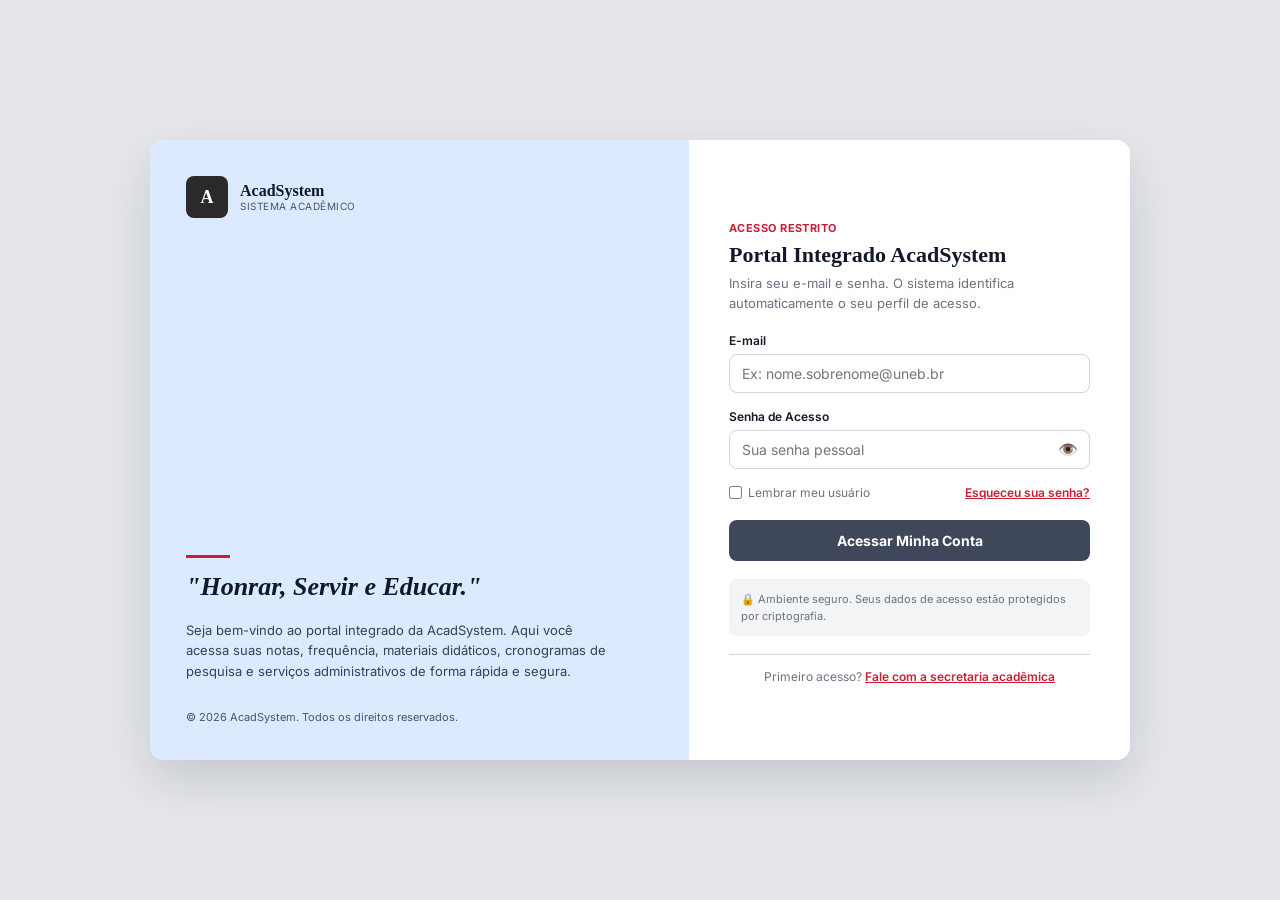
<file: frontend/index.html>
<!DOCTYPE html>
<html lang="pt-BR">
<head>
    <meta charset="UTF-8">
    <meta name="viewport" content="width=device-width, initial-scale=1.0">
    <title>AcadSystem — Acesso ao Portal</title>
    <link rel="preconnect" href="https://fonts.googleapis.com">
    <link href="https://fonts.googleapis.com/css2?family=Inter:wght@300;400;500;600;700&display=swap" rel="stylesheet">
    <link rel="stylesheet" href="css/login.css">
</head>
<body>

    <div class="login-wrapper">

        <!-- ===== Painel esquerdo institucional ===== -->
        <section class="login-left">
            <div class="brand">
                <div class="brand-logo">A</div>
                <div>
                    <div class="brand-title">AcadSystem</div>
                    <div class="brand-sub">SISTEMA ACADÊMICO</div>
                </div>
            </div>

            <div class="left-bottom">
                <span class="red-bar"></span>
                <h2 class="quote">"Honrar, Servir e Educar."</h2>
                <p class="desc">
                    Seja bem-vindo ao portal integrado da AcadSystem. Aqui você acessa suas notas,
                    frequência, materiais didáticos, cronogramas de pesquisa e serviços administrativos
                    de forma rápida e segura.
                </p>
                <p class="copy">© 2026 AcadSystem. Todos os direitos reservados.</p>
            </div>
        </section>

        <!-- ===== Painel direito (login) ===== -->
        <section class="login-right">
            <div class="login-box">
                <span class="restrito">ACESSO RESTRITO</span>
                <h1>Portal Integrado AcadSystem</h1>
                <p class="login-intro">Insira seu e-mail e senha. O sistema identifica automaticamente o seu perfil de acesso.</p>

                <form id="form-login" novalidate>
                    <div class="form-group">
                        <label for="usuario">E-mail</label>
                        <input type="email" id="usuario" placeholder="Ex: nome.sobrenome@uneb.br" autocomplete="username">
                    </div>

                    <div class="form-group">
                        <label>Senha de Acesso</label>
                        <div class="senha-wrap">
                            <input type="password" id="senha" placeholder="Sua senha pessoal" autocomplete="current-password">
                            <button type="button" id="toggle-senha" class="toggle-senha" title="Mostrar/ocultar senha">👁️</button>
                        </div>
                    </div>

                    <div class="options">
                        <label class="check"><input type="checkbox" id="lembrar"> Lembrar meu usuário</label>
                        <a href="#" id="esqueci-senha" class="link-red">Esqueceu sua senha?</a>
                    </div>

                    <button type="submit" class="btn-entrar">Acessar Minha Conta</button>
                </form>

                <div class="safe-box">🔒 Ambiente seguro. Seus dados de acesso estão protegidos por criptografia.</div>

                <div class="footer-login">
                    Primeiro acesso? <a href="#" onclick="return false;" class="link-red">Fale com a secretaria acadêmica</a>
                </div>
            </div>
        </section>
    </div>

    <script src="js/app.js"></script>
    <script src="js/login.js"></script>
</body>
</html>
</file>
<file: frontend/css/login.css>
/* =====================================================
   AcadSystem — Tela de login / seleção de perfil
   Espelha o layout do app.py (painel azul claro + form)
   ===================================================== */

* { margin: 0; padding: 0; box-sizing: border-box; }

:root {
    --painel-claro: #dbeafe;
    --branco: #ffffff;
    --vermelho: #c81e3a;
    --titulo: #111827;
    --subtitulo: #6b7280;
    --borda: #d1d5db;
    --botao: #3F475A;
    --botao-hover: #1f2937;
    --caixa-seg: #f3f4f6;
}

body {
    font-family: 'Inter', 'Segoe UI', Arial, sans-serif;
    background: #e5e7eb;
    min-height: 100vh;
    display: flex;
    align-items: center;
    justify-content: center;
    padding: 16px;
}

.login-wrapper {
    display: flex;
    width: 100%;
    max-width: 980px;
    min-height: 620px;
    background: var(--branco);
    border-radius: 14px;
    overflow: hidden;
    box-shadow: 0 20px 50px rgba(15, 23, 42, 0.15);
}

/* ---------- Painel esquerdo ---------- */
.login-left {
    width: 55%;
    background: var(--painel-claro);
    padding: 36px;
    display: flex;
    flex-direction: column;
    justify-content: space-between;
}

.brand { display: flex; align-items: center; gap: 12px; }
.brand-logo {
    width: 42px; height: 42px;
    background: #2a2a2a;
    color: #fff;
    border-radius: 8px;
    display: flex; align-items: center; justify-content: center;
    font-weight: 700; font-size: 18px;
    font-family: Georgia, serif;
}
.brand-title { font-family: Georgia, serif; font-weight: 700; font-size: 16px; color: var(--titulo); }
.brand-sub { font-size: 10px; letter-spacing: .05em; color: #4b5563; }

.left-bottom .red-bar {
    display: block;
    width: 44px; height: 3px;
    background: var(--vermelho);
    margin-bottom: 14px;
}
.quote {
    font-family: Georgia, serif;
    font-style: italic;
    font-size: 26px;
    color: var(--titulo);
    margin-bottom: 18px;
}
.desc { font-size: 13px; color: #374151; line-height: 1.6; max-width: 420px; }
.copy { font-size: 11px; color: #4b5563; margin-top: 28px; }

/* ---------- Painel direito ---------- */
.login-right {
    width: 45%;
    background: var(--branco);
    padding: 44px 40px;
    display: flex;
    align-items: center;
}
.login-box { width: 100%; }

.restrito { font-size: 11px; font-weight: 700; color: var(--vermelho); letter-spacing: .04em; }
.login-box h1 {
    font-family: Georgia, serif;
    font-size: 22px;
    color: var(--titulo);
    margin: 6px 0;
}
.login-intro { font-size: 13px; color: var(--subtitulo); line-height: 1.5; margin-bottom: 20px; }

/* ---------- Abas ---------- */
.tabs {
    display: flex;
    background: #e5e7eb;
    border-radius: 8px;
    padding: 4px;
    margin-bottom: 22px;
}
.tab {
    flex: 1;
    border: none;
    background: transparent;
    padding: 9px 8px;
    font-size: 13px;
    font-weight: 500;
    color: var(--titulo);
    border-radius: 6px;
    cursor: pointer;
    font-family: inherit;
    transition: background-color .2s;
}
.tab.active { background: var(--branco); font-weight: 600; box-shadow: 0 1px 3px rgba(0,0,0,.1); }

/* ---------- Formulário ---------- */
.form-group { margin-bottom: 16px; }
.form-group label { display: block; font-size: 12px; font-weight: 600; color: var(--titulo); margin-bottom: 6px; }
.form-group input {
    width: 100%;
    padding: 10px 12px;
    border: 1px solid var(--borda);
    border-radius: 8px;
    font-size: 14px;
    font-family: inherit;
    color: var(--titulo);
}
.form-group input:focus {
    outline: none;
    border-color: var(--botao);
    box-shadow: 0 0 0 3px rgba(63, 71, 90, 0.12);
}

.options {
    display: flex;
    align-items: center;
    justify-content: space-between;
    font-size: 12px;
    margin-bottom: 20px;
}
.check { display: flex; align-items: center; gap: 6px; color: var(--subtitulo); cursor: pointer; }
.link-red { color: var(--vermelho); font-weight: 600; }
.link-red:hover { text-decoration: underline; }

.btn-entrar {
    width: 100%;
    padding: 12px;
    background: var(--botao);
    color: #fff;
    border: none;
    border-radius: 8px;
    font-size: 14px;
    font-weight: 700;
    cursor: pointer;
    font-family: inherit;
    transition: background-color .2s;
}
.btn-entrar:hover { background: var(--botao-hover); }

.safe-box {
    margin-top: 18px;
    background: var(--caixa-seg);
    border-radius: 8px;
    padding: 12px;
    font-size: 11px;
    color: var(--subtitulo);
    line-height: 1.5;
}

.footer-login {
    margin-top: 18px;
    padding-top: 14px;
    border-top: 1px solid var(--borda);
    font-size: 12px;
    color: var(--subtitulo);
    text-align: center;
}

/* ---------- Responsivo ---------- */
@media (max-width: 820px) {
    .login-wrapper { flex-direction: column; min-height: auto; }
    .login-left, .login-right { width: 100%; }
    .login-left { padding: 28px; gap: 28px; }
    .quote { font-size: 20px; }
}

/* ---------- Campo de senha com toggle ---------- */
.senha-wrap { position: relative; }
.senha-wrap input { padding-right: 42px; }
.toggle-senha {
    position: absolute;
    right: 8px;
    top: 50%;
    transform: translateY(-50%);
    border: none;
    background: transparent;
    cursor: pointer;
    font-size: 16px;
    padding: 4px;
    line-height: 1;
}

/* ---------- Toast (usado pelo app.js nesta tela) ---------- */
.toast {
    position: fixed;
    bottom: 24px;
    right: 24px;
    background: #12151A;
    color: #fff;
    padding: 14px 18px;
    border-radius: 12px;
    box-shadow: 0 12px 30px rgba(15, 23, 42, 0.25);
    display: flex;
    align-items: center;
    gap: 10px;
    font-size: 13px;
    font-weight: 500;
    max-width: 340px;
    z-index: 100;
    transform: translateY(24px);
    opacity: 0;
    pointer-events: none;
    transition: transform .3s ease, opacity .3s ease;
}
.toast.show { transform: translateY(0); opacity: 1; pointer-events: auto; }
.toast .t-ico { font-size: 16px; }
</file>
<file: frontend/css/style.css>
/* =====================================================
   AcadSystem — Folha de estilo compartilhada dos portais
   HTML + CSS puro (sem frameworks)
   ===================================================== */

/* ---------- Reset básico ---------- */
* {
    margin: 0;
    padding: 0;
    box-sizing: border-box;
}

:root {
    --sidebar: #12151A;
    --sidebar-hover: #1E2229;
    --sidebar-active: #252B34;
    --red: #E53935;
    --red-dark: #C62828;
    --bg: #F8F9FA;
    --card: #FFFFFF;
    --border: #E2E8F0;
    --text-dark: #0F172A;
    --text-muted: #64748B;

    --blue: #2563EB;
    --blue-bg: #EFF6FF;
    --emerald: #059669;
    --emerald-bg: #ECFDF5;
    --purple: #7C3AED;
    --purple-bg: #F5F3FF;
    --amber-bg: #FFFBEB;
    --amber: #B45309;
}

body {
    font-family: 'Inter', 'Segoe UI', Arial, sans-serif;
    background-color: var(--bg);
    color: var(--text-dark);
    display: flex;
    height: 100vh;
    overflow: hidden;
}

a { text-decoration: none; color: inherit; }
ul { list-style: none; }

/* ---------- Scrollbar ---------- */
::-webkit-scrollbar { width: 8px; height: 8px; }
::-webkit-scrollbar-track { background: #f1f1f1; }
::-webkit-scrollbar-thumb { background: #cbd5e1; border-radius: 4px; }
::-webkit-scrollbar-thumb:hover { background: #94a3b8; }

/* =====================================================
   SIDEBAR
   ===================================================== */
.sidebar {
    width: 260px;
    background-color: var(--sidebar);
    color: #fff;
    display: flex;
    flex-direction: column;
    justify-content: space-between;
    flex-shrink: 0;
    z-index: 30;
}

.sidebar-brand {
    display: flex;
    align-items: center;
    gap: 12px;
    padding: 20px;
    border-bottom: 1px solid #262b33;
}

.brand-logo {
    width: 42px;
    height: 42px;
    background: rgba(255, 255, 255, 0.1);
    border: 1px solid rgba(255, 255, 255, 0.2);
    border-radius: 10px;
    display: flex;
    align-items: center;
    justify-content: center;
    font-weight: 700;
    font-size: 20px;
}

.brand-title { font-size: 18px; font-weight: 700; line-height: 1.1; }
.brand-sub { font-size: 12px; color: #9ca3af; font-weight: 300; }

.sidebar-nav { margin-top: 20px; padding: 0 12px; flex: 1; }

.nav-item {
    display: flex;
    align-items: center;
    gap: 12px;
    padding: 11px 14px;
    border-radius: 0 8px 8px 0;
    font-size: 14px;
    font-weight: 500;
    color: #cbd5e1;
    margin-bottom: 4px;
    border-left: 4px solid transparent;
    transition: background-color .2s, color .2s;
}

.nav-item:hover { background-color: var(--sidebar-hover); color: #fff; }

.nav-item.active {
    background-color: var(--sidebar-active);
    border-left: 4px solid var(--red);
    color: #fff;
}

.nav-item .ico { width: 20px; text-align: center; font-size: 17px; }

.sidebar-footer {
    padding: 16px;
    border-top: 1px solid #262b33;
    font-size: 12px;
    color: #9ca3af;
}

.sidebar-footer .campus { color: #6b7280; }

.btn-logout {
    margin-top: 12px;
    width: 100%;
    display: flex;
    align-items: center;
    justify-content: center;
    gap: 8px;
    padding: 9px 12px;
    background: var(--sidebar-hover);
    border: 1px solid #374151;
    color: #e5e7eb;
    border-radius: 8px;
    font-size: 14px;
    font-weight: 500;
    cursor: pointer;
    transition: background-color .2s;
}
.btn-logout:hover { background: var(--sidebar-active); color: #fff; }

/* =====================================================
   LAYOUT PRINCIPAL
   ===================================================== */
.main-wrapper {
    flex: 1;
    display: flex;
    flex-direction: column;
    min-width: 0;
    overflow: hidden;
}

.topbar {
    background: #fff;
    border-bottom: 1px solid var(--border);
    padding: 14px 24px;
    display: flex;
    align-items: center;
    justify-content: space-between;
    gap: 16px;
    z-index: 10;
}

.topbar-user {
    display: flex;
    align-items: center;
    gap: 12px;
}

.topbar-user .avatar {
    width: 40px;
    height: 40px;
    border-radius: 50%;
    background: var(--sidebar);
    color: #fff;
    display: flex;
    align-items: center;
    justify-content: center;
    font-weight: 600;
    font-size: 15px;
}

.topbar-user .u-name { font-size: 14px; font-weight: 600; }
.topbar-user .u-role { font-size: 12px; color: var(--text-muted); }

.topbar-actions { display: flex; align-items: center; gap: 10px; }

.badge-portal {
    padding: 6px 12px;
    font-size: 12px;
    font-weight: 600;
    border-radius: 8px;
}
.badge-blue    { background: var(--blue-bg);    color: var(--blue);    border: 1px solid #bfdbfe; }
.badge-emerald { background: var(--emerald-bg); color: var(--emerald); border: 1px solid #a7f3d0; }

.bell {
    position: relative;
    padding: 8px;
    border: none;
    background: transparent;
    color: #64748b;
    cursor: pointer;
    border-radius: 8px;
    font-size: 18px;
}
.bell:hover { background: #f1f5f9; color: var(--text-dark); }
.bell .dot {
    position: absolute;
    top: 6px; right: 6px;
    width: 8px; height: 8px;
    background: var(--red);
    border-radius: 50%;
}

.content {
    flex: 1;
    overflow-y: auto;
    padding: 32px;
}

/* ---------- Cabeçalho da página ---------- */
.breadcrumb {
    display: flex;
    align-items: center;
    gap: 8px;
    font-size: 12px;
    color: var(--text-muted);
    margin-bottom: 4px;
}
.breadcrumb .here { font-weight: 500; color: var(--text-dark); }

.page-title { font-size: 28px; font-weight: 700; letter-spacing: -0.02em; }
.page-sub { font-size: 14px; color: var(--text-muted); margin-top: 4px; }

.section-gap { margin-top: 32px; }

/* ---------- Faixa de aviso / destaque ---------- */
.notice {
    display: flex;
    align-items: flex-start;
    gap: 12px;
    padding: 16px;
    border-radius: 12px;
    margin-bottom: 24px;
}
.notice .ico { font-size: 20px; flex-shrink: 0; }
.notice h4 { font-size: 14px; margin-bottom: 2px; }
.notice p { font-size: 12px; }

.notice-blue    { background: var(--blue-bg);    border: 1px solid #bfdbfe; }
.notice-blue h4 { color: #1e3a8a; } .notice-blue p { color: #1d4ed8; } .notice-blue .ico { color: var(--blue); }
.notice-emerald    { background: var(--emerald-bg); border: 1px solid #a7f3d0; }
.notice-emerald h4 { color: #065f46; } .notice-emerald p { color: #047857; } .notice-emerald .ico { color: var(--emerald); }

/* =====================================================
   CARDS DE ESTATÍSTICA (KPIs)
   ===================================================== */
.grid { display: grid; gap: 20px; }
.grid-2 { grid-template-columns: repeat(2, 1fr); }
.grid-3 { grid-template-columns: repeat(3, 1fr); }
.grid-4 { grid-template-columns: repeat(4, 1fr); }

.stat-card {
    background: #fff;
    border: 1px solid var(--border);
    border-radius: 12px;
    padding: 18px;
}
.stat-card .top {
    display: flex;
    align-items: center;
    justify-content: space-between;
    margin-bottom: 8px;
}
.stat-card .label { font-size: 12px; font-weight: 500; color: var(--text-muted); }
.stat-card .ico { font-size: 18px; }
.stat-card .value { font-size: 26px; font-weight: 700; }
.stat-card .hint { font-size: 11px; font-weight: 500; }
.text-emerald { color: var(--emerald); }
.text-blue { color: var(--blue); }
.text-purple { color: var(--purple); }
.text-muted { color: var(--text-muted); }

/* =====================================================
   PAINEL / CARD GENÉRICO
   ===================================================== */
.panel {
    background: #fff;
    border: 1px solid var(--border);
    border-radius: 12px;
    padding: 20px;
}
.panel-head {
    display: flex;
    align-items: center;
    justify-content: space-between;
    padding-bottom: 12px;
    border-bottom: 1px solid #f1f5f9;
    margin-bottom: 16px;
}
.panel-head h3 {
    font-size: 17px;
    font-weight: 700;
    display: flex;
    align-items: center;
    gap: 8px;
}
.panel-head h3 .ico { color: var(--red); }

/* ---------- Tabela ---------- */
table { width: 100%; border-collapse: collapse; }
thead th {
    text-align: left;
    font-size: 11px;
    text-transform: uppercase;
    letter-spacing: .04em;
    color: var(--text-muted);
    padding: 10px 12px;
    border-bottom: 1px solid var(--border);
}
tbody td {
    padding: 12px;
    font-size: 14px;
    border-bottom: 1px solid #f1f5f9;
}
tbody tr:hover { background: #f8fafc; }

input.nota {
    width: 65px;
    padding: 6px 8px;
    border: 1px solid var(--border);
    border-radius: 6px;
    font-size: 13px;
    text-align: center;
    font-family: inherit;
    background: #fff;
    color: var(--text-dark);
}
input.nota:focus {
    outline: none;
    border-color: var(--blue);
}

.pill {
    display: inline-block;
    padding: 3px 10px;
    border-radius: 999px;
    font-size: 11px;
    font-weight: 600;
}
.pill-green { background: var(--emerald-bg); color: var(--emerald); }
.pill-red   { background: #FEF2F2; color: var(--red-dark); }
.pill-amber { background: var(--amber-bg); color: var(--amber); }
.pill-blue  { background: var(--blue-bg); color: var(--blue); }

/* ---------- Barra de progresso ---------- */
.progress {
    width: 100%;
    height: 8px;
    background: #e2e8f0;
    border-radius: 999px;
    overflow: hidden;
}
.progress > span {
    display: block;
    height: 100%;
    border-radius: 999px;
    background: var(--emerald);
}

/* ---------- Botões de ação rápida ---------- */
.quick-grid { display: grid; grid-template-columns: repeat(4, 1fr); gap: 12px; }
.quick-btn {
    padding: 16px;
    background: #f8fafc;
    border: 1px solid var(--border);
    border-radius: 10px;
    text-align: center;
    cursor: pointer;
    transition: background-color .2s, border-color .2s;
}
.quick-btn:hover { background: var(--blue-bg); border-color: #93c5fd; }
.quick-btn .ico { font-size: 24px; color: var(--blue); display: block; margin-bottom: 6px; }
.quick-btn span { font-size: 12px; font-weight: 500; color: #334155; }

/* ---------- Lista de turmas / itens ---------- */
.list-row {
    display: flex;
    align-items: center;
    justify-content: space-between;
    padding: 16px;
    border: 1px solid var(--border);
    border-radius: 10px;
    background: #f8fafc;
    margin-bottom: 12px;
}
.list-row .tag {
    font-size: 11px;
    font-weight: 600;
    padding: 2px 8px;
    border-radius: 6px;
}
.list-row h5 { font-size: 15px; font-weight: 700; margin: 6px 0 2px; }
.list-row p { font-size: 12px; color: var(--text-muted); }

.btn {
    border: none;
    cursor: pointer;
    font-weight: 600;
    border-radius: 8px;
    transition: background-color .2s, opacity .2s;
    font-family: inherit;
}
.btn-dark { background: var(--sidebar); color: #fff; padding: 9px 14px; font-size: 13px; }
.btn-dark:hover { background: #1e293b; }
.btn-red { background: var(--red); color: #fff; padding: 10px 16px; font-size: 13px; }
.btn-red:hover { background: var(--red-dark); }
.btn-light { background: #f1f5f9; color: #1e293b; padding: 9px 14px; font-size: 13px; }
.btn-light:hover { background: #e2e8f0; }
.btn-block { width: 100%; }

/* ---------- Cards de serviço ---------- */
.service-card {
    background: #fff;
    border: 1px solid var(--border);
    border-radius: 12px;
    padding: 20px;
}
.service-card .s-ico {
    width: 48px; height: 48px;
    border-radius: 10px;
    display: flex; align-items: center; justify-content: center;
    font-size: 22px;
    margin-bottom: 14px;
}
.s-ico.purple { background: var(--purple-bg); color: var(--purple); }
.s-ico.blue   { background: var(--blue-bg);   color: var(--blue); }
.s-ico.emerald{ background: var(--emerald-bg);color: var(--emerald); }
.s-ico.red    { background: #FEF2F2;          color: var(--red); }
.service-card h5 { font-size: 16px; font-weight: 700; }
.service-card p { font-size: 12px; color: var(--text-muted); margin: 6px 0 16px; }

/* ---------- Formulário ---------- */
.form-group { margin-bottom: 16px; }
.form-group label { display: block; font-size: 12px; font-weight: 600; color: #334155; margin-bottom: 6px; }
.form-group input, .form-group select {
    width: 100%;
    padding: 10px 12px;
    border: 1px solid var(--border);
    border-radius: 8px;
    font-size: 14px;
    font-family: inherit;
    color: var(--text-dark);
}
.form-group input:focus, .form-group select:focus {
    outline: none;
    border-color: var(--sidebar);
    box-shadow: 0 0 0 3px rgba(18, 21, 26, 0.08);
}
.form-row { display: grid; grid-template-columns: 1fr 1fr; gap: 16px; }

/* =====================================================
   RESPONSIVO
   ===================================================== */
@media (max-width: 900px) {
    .grid-4 { grid-template-columns: repeat(2, 1fr); }
    .grid-3 { grid-template-columns: 1fr; }
    .grid-2 { grid-template-columns: 1fr; }
    .quick-grid { grid-template-columns: repeat(2, 1fr); }
    .form-row { grid-template-columns: 1fr; }
}

@media (max-width: 680px) {
    .sidebar { display: none; }
    .content { padding: 20px; }
    .page-title { font-size: 22px; }
    .grid-4 { grid-template-columns: 1fr; }
    .quick-grid { grid-template-columns: 1fr; }
}

/* =====================================================
   TOAST (notificações via JavaScript)
   ===================================================== */
.toast {
    position: fixed;
    bottom: 24px;
    right: 24px;
    background: var(--sidebar);
    color: #fff;
    padding: 14px 18px;
    border-radius: 12px;
    box-shadow: 0 12px 30px rgba(15, 23, 42, 0.25);
    display: flex;
    align-items: center;
    gap: 10px;
    font-size: 13px;
    font-weight: 500;
    max-width: 340px;
    z-index: 100;
    transform: translateY(24px);
    opacity: 0;
    pointer-events: none;
    transition: transform .3s ease, opacity .3s ease;
}
.toast.show { transform: translateY(0); opacity: 1; pointer-events: auto; }
.toast .t-ico { font-size: 16px; }

/* ---------- Relógio na topbar ---------- */
.topbar-clock {
    font-size: 12px;
    color: var(--text-muted);
    font-weight: 500;
    padding-right: 4px;
}

/* ---------- Transição de seções ---------- */
[data-view] { animation: fadeIn .25s ease; }
@keyframes fadeIn {
    from { opacity: 0; transform: translateY(6px); }
    to   { opacity: 1; transform: translateY(0); }
}

/* ---------- Modal genérico ---------- */
.modal-overlay {
    position: fixed;
    inset: 0;
    background: rgba(15, 23, 42, 0.55);
    backdrop-filter: blur(2px);
    display: none;
    align-items: center;
    justify-content: center;
    padding: 16px;
    z-index: 90;
}
.modal-overlay.show { display: flex; }
.modal {
    background: #fff;
    border-radius: 14px;
    max-width: 440px;
    width: 100%;
    padding: 24px;
    box-shadow: 0 20px 50px rgba(15, 23, 42, 0.3);
    animation: fadeIn .2s ease;
}
.modal-head {
    display: flex;
    align-items: center;
    justify-content: space-between;
    margin-bottom: 16px;
}
.modal-head h3 { font-size: 18px; font-weight: 700; }
.modal-close {
    border: none;
    background: transparent;
    font-size: 20px;
    cursor: pointer;
    color: var(--text-muted);
    line-height: 1;
}
.modal-close:hover { color: var(--text-dark); }
.modal p { font-size: 14px; color: var(--text-muted); line-height: 1.5; }
.modal-actions { display: flex; gap: 10px; margin-top: 20px; justify-content: flex-end; }

/* ---------- Busca da topbar ---------- */
.topbar-search {
    position: relative;
    flex: 1;
    max-width: 360px;
}
.topbar-search input {
    width: 100%;
    padding: 9px 12px 9px 34px;
    border: 1px solid var(--border);
    border-radius: 8px;
    font-size: 13px;
    font-family: inherit;
    background: #f8fafc;
}
.topbar-search input:focus {
    outline: none;
    border-color: var(--sidebar);
    background: #fff;
}
.topbar-search .s-ico {
    position: absolute;
    left: 11px;
    top: 50%;
    transform: translateY(-50%);
    color: var(--text-muted);
    font-size: 14px;
}

/* ---------- Linha de tabela destacada ao filtrar ---------- */
tr.hidden-row { display: none; }
</file>
